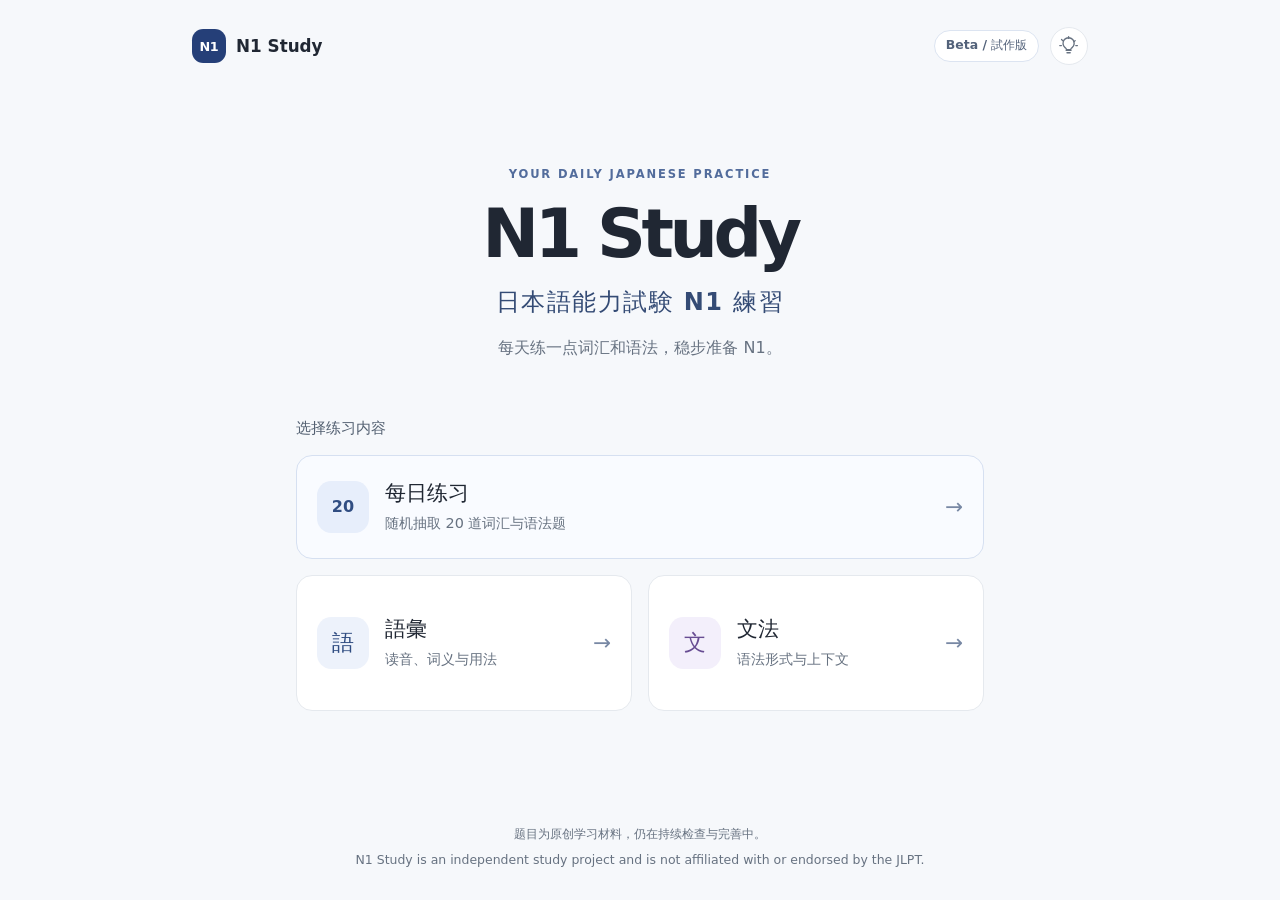
<file: index.html>
<!doctype html>
<html lang="zh-CN">
  <head>
    <meta charset="UTF-8" />
    <meta name="viewport" content="width=device-width, initial-scale=1.0" />
    <meta name="theme-color" content="#f7f8fa" />
    <meta
      name="description"
      content="N1 Study：面向 JLPT N1 学习者的日语词汇与语法练习。"
    />
    <title>N1 Study — 日本語能力試験 N1 練習</title>
    <link rel="stylesheet" href="./css/styles.css" />
  </head>
  <body>
    <main class="home">
      <header class="brand-row" aria-label="N1 Study">
        <a class="brand" href="./" aria-label="N1 Study 首页">
          <span class="brand-mark" aria-hidden="true">N1</span>
          <span>N1 Study</span>
        </a>
        <div class="header-actions">
          <span class="beta-badge">Beta / 試作版</span>
          <button class="theme-toggle" type="button" data-theme-toggle aria-label="切换到暗色模式" title="切换到暗色模式" aria-pressed="false">
            <svg class="theme-icon" viewBox="0 0 24 24" aria-hidden="true">
              <path class="bulb-glass" d="M9 18h6m-5 3h4m-6.1-6.2a7 7 0 1 1 8.2 0c-.9.7-1.3 1.5-1.4 2.2h-5.4c-.1-.7-.5-1.5-1.4-2.2Z" />
              <path class="bulb-ray" d="M12 1v2m8.2 2.8-1.4 1.4M23 12h-2M4.6 5.8 3.2 4.4M3 12H1" />
            </svg>
          </button>
        </div>
      </header>

      <section class="hero" aria-labelledby="page-title">
        <p class="eyebrow">YOUR DAILY JAPANESE PRACTICE</p>
        <h1 id="page-title">N1 Study</h1>
        <p class="hero-subtitle" lang="ja">日本語能力試験 N1 練習</p>
        <p class="hero-description">
          每天练一点词汇和语法，稳步准备 N1。
        </p>
      </section>

      <section class="practice-section" aria-labelledby="practice-title">
        <h2 id="practice-title">选择练习内容</h2>
        <div class="practice-grid">
          <a class="practice-card daily-card" href="./daily/" aria-label="每日练习：20 道词汇与语法题">
            <span class="card-icon" aria-hidden="true">20</span>
            <span class="card-copy">
              <span class="card-title">每日练习</span>
              <span class="card-description">随机抽取 20 道词汇与语法题</span>
            </span>
            <span class="card-arrow" aria-hidden="true">→</span>
          </a>

          <a class="practice-card vocabulary-card" href="./vocabulary/" aria-label="词汇练习">
            <span class="card-icon" aria-hidden="true">語</span>
            <span class="card-copy">
              <span class="card-title" lang="ja">語彙</span>
              <span class="card-description">读音、词义与用法</span>
            </span>
            <span class="card-arrow" aria-hidden="true">→</span>
          </a>

          <a class="practice-card grammar-card" href="./grammar/" aria-label="语法练习">
            <span class="card-icon" aria-hidden="true">文</span>
            <span class="card-copy">
              <span class="card-title" lang="ja">文法</span>
              <span class="card-description">语法形式与上下文</span>
            </span>
            <span class="card-arrow" aria-hidden="true">→</span>
          </a>
        </div>
      </section>

      <footer class="site-footer">
        <p>题目为原创学习材料，仍在持续检查与完善中。</p>
        <p class="disclaimer">
          N1 Study is an independent study project and is not affiliated with
          or endorsed by the JLPT.
        </p>
      </footer>
    </main>
    <script src="./js/app.js" defer></script>
  </body>
</html>
</file>
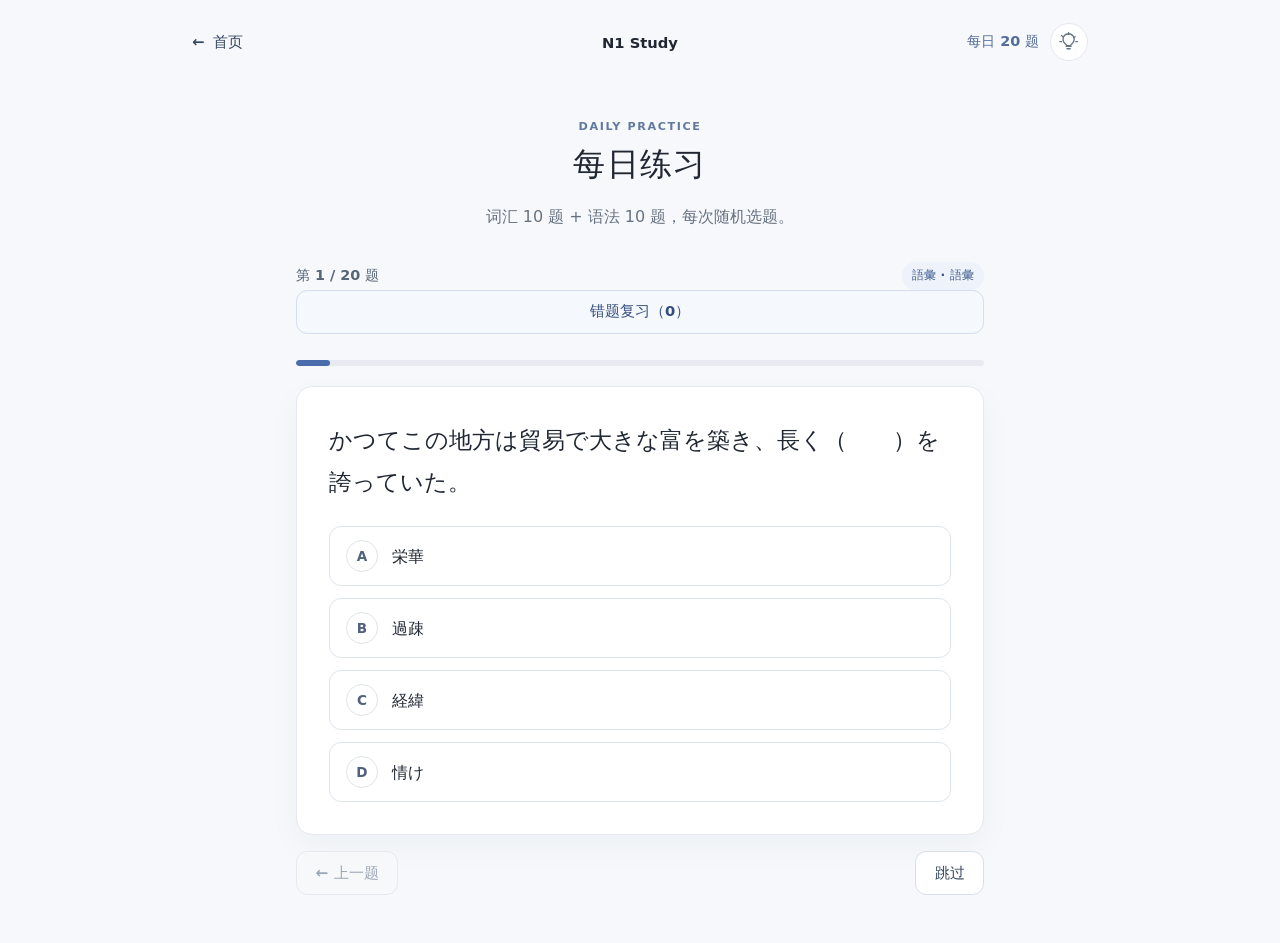
<file: daily/index.html>
<!doctype html>
<html lang="zh-CN">
  <head>
    <meta charset="UTF-8" />
    <meta name="viewport" content="width=device-width, initial-scale=1.0" />
    <meta name="theme-color" content="#f6f8fb" />
    <meta name="description" content="每天随机练习 20 道 JLPT N1 词汇与语法题。" />
    <title>每日练习 — N1 Study</title>
    <link rel="stylesheet" href="../css/styles.css" />
  </head>
  <body data-quiz-kind="daily">
    <main class="quiz-page">
      <header class="quiz-header">
        <a class="back-link" href="../" aria-label="返回首页"><span aria-hidden="true">←</span> 首页</a>
        <a class="quiz-brand" href="../">N1 Study</a>
        <div class="quiz-header-actions">
          <span class="quiz-section-label">每日 20 题</span>
          <button class="theme-toggle" type="button" data-theme-toggle aria-label="切换到暗色模式" title="切换到暗色模式" aria-pressed="false">
            <svg class="theme-icon" viewBox="0 0 24 24" aria-hidden="true">
              <path class="bulb-glass" d="M9 18h6m-5 3h4m-6.1-6.2a7 7 0 1 1 8.2 0c-.9.7-1.3 1.5-1.4 2.2h-5.4c-.1-.7-.5-1.5-1.4-2.2Z" />
              <path class="bulb-ray" d="M12 1v2m8.2 2.8-1.4 1.4M23 12h-2M4.6 5.8 3.2 4.4M3 12H1" />
            </svg>
          </button>
        </div>
      </header>

      <section class="quiz-content" aria-labelledby="quiz-title">
        <div class="quiz-heading">
          <p class="quiz-kicker">DAILY PRACTICE</p>
          <h1 id="quiz-title">每日练习</h1>
          <p class="hero-description">词汇 10 题 + 语法 10 题，每次随机选题。</p>
        </div>
        <div id="quiz-status" class="quiz-status" role="status" aria-live="polite">正在准备今日练习…</div>

        <div id="question-area" class="question-area" hidden>
          <div class="question-meta">
            <span id="question-count">第 1 / 20 题</span>
            <span id="question-category" class="category-badge"></span>
          </div>
          <button id="review-mistakes" class="review-button" type="button">错题复习</button>
          <div class="progress-track" aria-hidden="true"><div id="progress-fill" class="progress-fill"></div></div>
          <article class="question-card">
            <p id="question-prompt" class="question-prompt" lang="ja"></p>
            <div id="answer-options" class="answer-options" role="group" aria-label="选择一个答案"></div>
          </article>
          <div class="question-nav">
            <button id="previous-question" class="secondary-button" type="button"><span aria-hidden="true">←</span> 上一题</button>
            <button id="skip-question" class="secondary-button skip-button" type="button" title="跳过本题，计为答错">跳过</button>
          </div>
          <section id="answer-feedback" class="feedback-panel" aria-live="polite" hidden>
            <h2 id="feedback-result" class="feedback-result"></h2>
            <div class="feedback-block"><h3>解析</h3><p id="feedback-explanation"></p></div>
            <div class="feedback-block"><h3>选项说明</h3><ul id="feedback-options" class="feedback-options"></ul></div>
            <div class="knowledge-box"><h3>相关知识点</h3><p id="feedback-knowledge"></p></div>
            <button id="next-question" class="next-button" type="button">下一题</button>
          </section>
        </div>

        <section id="results-screen" class="results-screen" aria-labelledby="results-title" hidden>
          <p class="quiz-kicker">PRACTICE COMPLETE</p>
          <h2 id="results-title">练习完成！</h2>
          <p class="results-message">本轮答题结果</p>
          <dl class="results-list">
            <div class="result-row"><dt>总题数</dt><dd id="result-total">0</dd></div>
            <div class="result-row"><dt>正确数量</dt><dd id="result-correct">0</dd></div>
            <div class="result-row"><dt>错误数量</dt><dd id="result-incorrect">0</dd></div>
            <div class="result-row result-rate-row"><dt>正确率</dt><dd id="result-rate">0%</dd></div>
          </dl>
          <button id="restart-practice" class="next-button" type="button">再抽一组题目</button>
          <button id="review-results-mistakes" class="review-button" type="button" hidden>再练本轮错题</button>
        </section>
      </section>
    </main>
    <script src="../js/app.js" defer></script>
    <script src="../vocabulary/quiz.js" defer></script>
  </body>
</html>
</file>
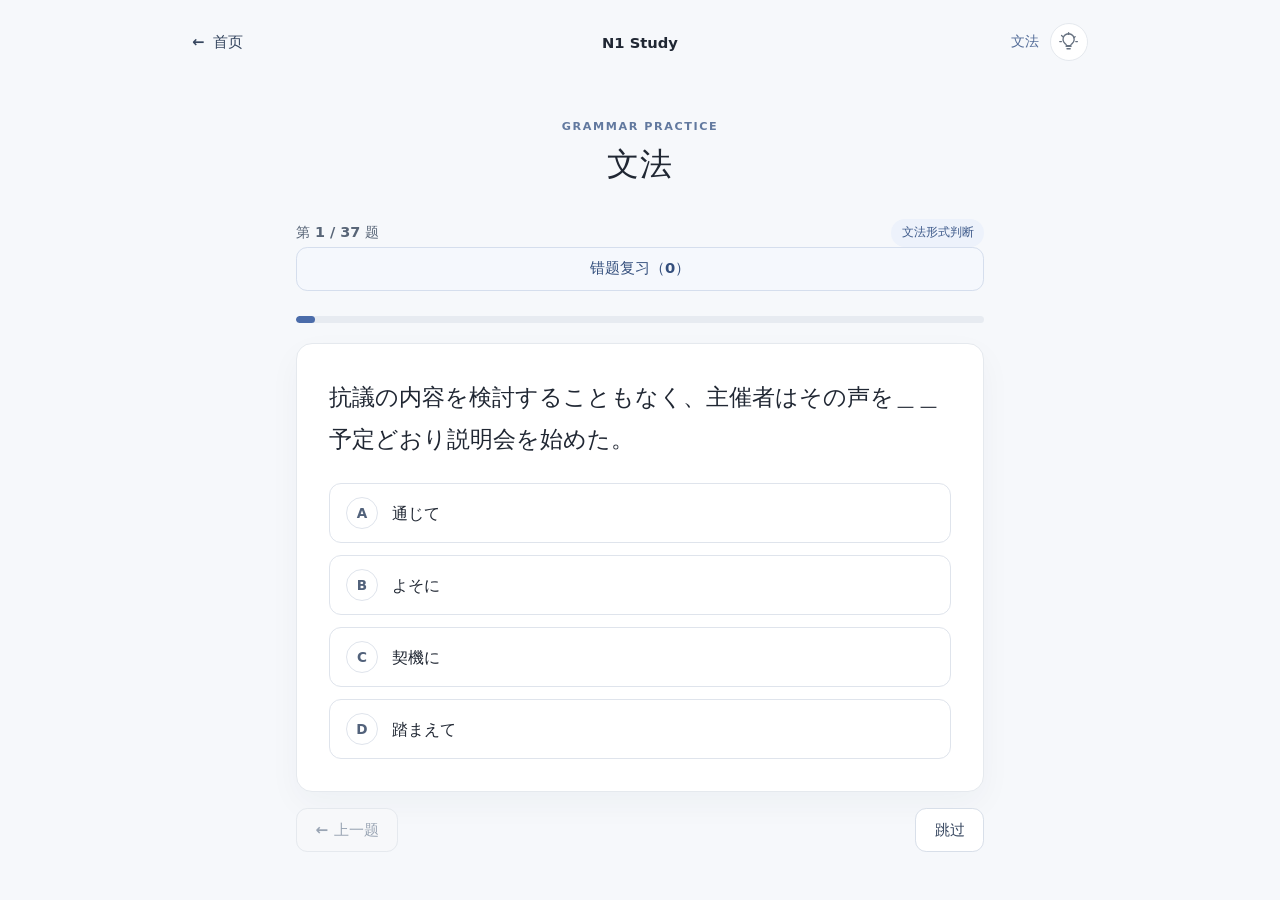
<file: grammar/index.html>
<!doctype html>
<html lang="zh-CN">
  <head>
    <meta charset="UTF-8" />
    <meta name="viewport" content="width=device-width, initial-scale=1.0" />
    <meta name="theme-color" content="#f6f8fb" />
    <title>文法練習 — N1 Study</title>
    <link rel="stylesheet" href="../css/styles.css" />
  </head>
  <body data-quiz-kind="grammar" data-quiz-data="../data/grammar.json">
    <main class="quiz-page">
      <header class="quiz-header">
        <a class="back-link" href="../" aria-label="返回首页">
          <span aria-hidden="true">←</span> 首页
        </a>
        <a class="quiz-brand" href="../">N1 Study</a>
        <div class="quiz-header-actions">
          <span class="quiz-section-label" lang="ja">文法</span>
          <button class="theme-toggle" type="button" data-theme-toggle aria-label="切换到暗色模式" title="切换到暗色模式" aria-pressed="false">
            <svg class="theme-icon" viewBox="0 0 24 24" aria-hidden="true">
              <path class="bulb-glass" d="M9 18h6m-5 3h4m-6.1-6.2a7 7 0 1 1 8.2 0c-.9.7-1.3 1.5-1.4 2.2h-5.4c-.1-.7-.5-1.5-1.4-2.2Z" />
              <path class="bulb-ray" d="M12 1v2m8.2 2.8-1.4 1.4M23 12h-2M4.6 5.8 3.2 4.4M3 12H1" />
            </svg>
          </button>
        </div>
      </header>

      <section class="quiz-content" aria-labelledby="quiz-title">
        <div class="quiz-heading">
          <p class="quiz-kicker" lang="ja">GRAMMAR PRACTICE</p>
          <h1 id="quiz-title" lang="ja">文法</h1>
        </div>

        <div id="quiz-status" class="quiz-status" role="status" aria-live="polite">
          正在读取语法题库…
        </div>

        <div id="question-area" class="question-area" hidden>
          <div class="question-meta">
            <span id="question-count">第 1 / 0 题</span>
            <span id="question-category" class="category-badge"></span>
          </div>
          <button id="review-mistakes" class="review-button" type="button">错题复习</button>
          <div class="progress-track" aria-hidden="true">
            <div id="progress-fill" class="progress-fill"></div>
          </div>
          <article class="question-card">
            <p id="question-prompt" class="question-prompt" lang="ja"></p>
            <div id="answer-options" class="answer-options" role="group" aria-label="选择一个答案"></div>
          </article>
          <div class="question-nav">
            <button id="previous-question" class="secondary-button" type="button">
              <span aria-hidden="true">←</span> 上一题
            </button>
            <button
              id="skip-question"
              class="secondary-button skip-button"
              type="button"
              title="跳过本题，计为答错"
            >
              跳过
            </button>
          </div>
          <section id="answer-feedback" class="feedback-panel" aria-live="polite" hidden>
            <h2 id="feedback-result" class="feedback-result"></h2>
            <div class="feedback-block">
              <h3>解析</h3>
              <p id="feedback-explanation"></p>
            </div>
            <div class="feedback-block">
              <h3>选项说明</h3>
              <ul id="feedback-options" class="feedback-options"></ul>
            </div>
            <div class="knowledge-box">
              <h3>相关知识点</h3>
              <p id="feedback-knowledge"></p>
            </div>
            <button id="next-question" class="next-button" type="button">下一题</button>
          </section>
        </div>

        <section id="results-screen" class="results-screen" aria-labelledby="results-title" hidden>
          <p class="quiz-kicker">PRACTICE COMPLETE</p>
          <h2 id="results-title">练习完成！</h2>
          <p class="results-message">本轮答题结果</p>
          <dl class="results-list">
            <div class="result-row">
              <dt>总题数</dt>
              <dd id="result-total">0</dd>
            </div>
            <div class="result-row">
              <dt>正确数量</dt>
              <dd id="result-correct">0</dd>
            </div>
            <div class="result-row">
              <dt>错误数量</dt>
              <dd id="result-incorrect">0</dd>
            </div>
            <div class="result-row result-rate-row">
              <dt>正确率</dt>
              <dd id="result-rate">0%</dd>
            </div>
          </dl>
          <button id="restart-practice" class="next-button" type="button">もう一度挑戦する</button>
          <button id="review-results-mistakes" class="review-button" type="button" hidden>再练本轮错题</button>
        </section>
      </section>
    </main>
    <script src="../js/app.js" defer></script>
    <script src="../vocabulary/quiz.js" defer></script>
  </body>
</html>
</file>
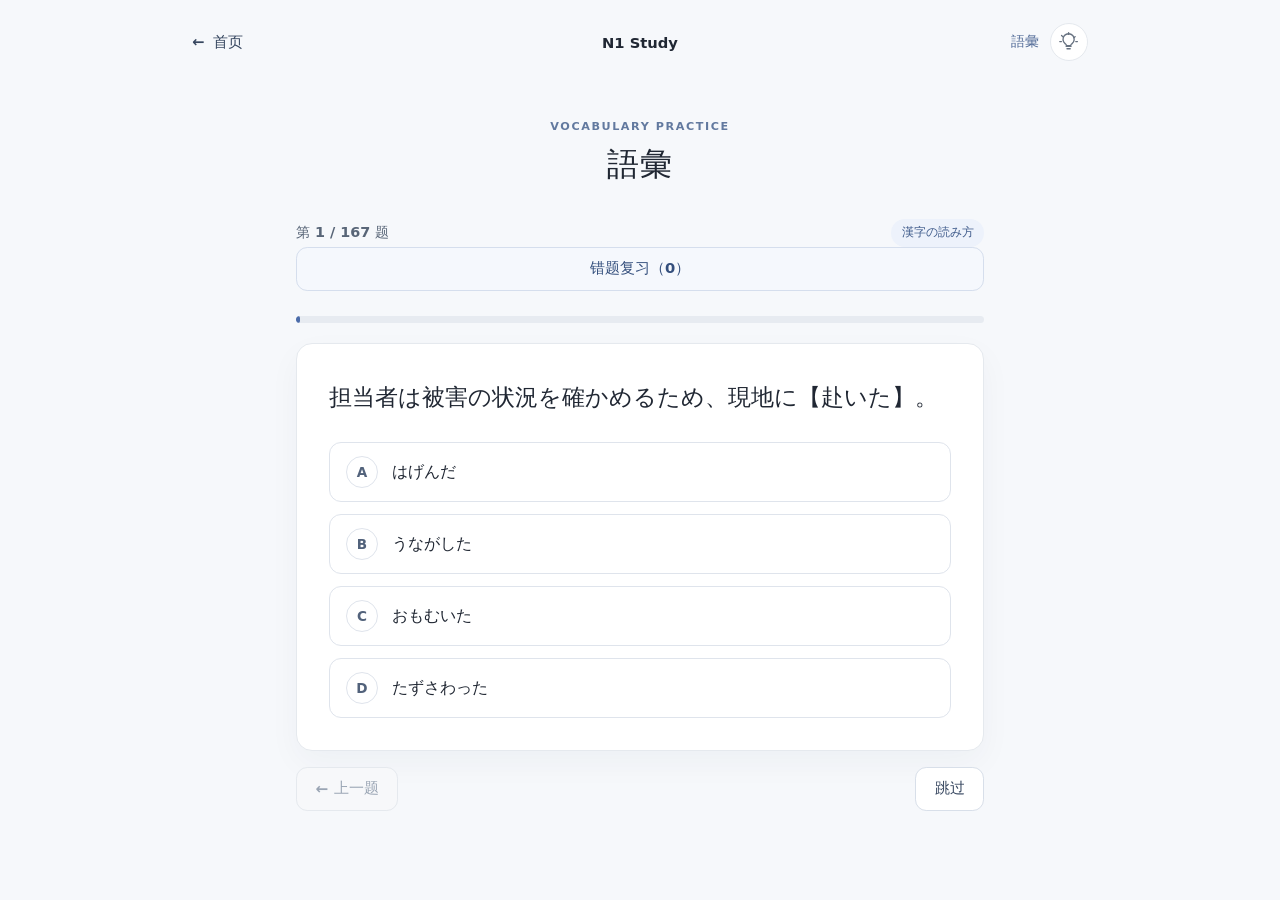
<file: vocabulary/index.html>
<!doctype html>
<html lang="zh-CN">
  <head>
    <meta charset="UTF-8" />
    <meta name="viewport" content="width=device-width, initial-scale=1.0" />
    <meta name="theme-color" content="#f6f8fb" />
    <title>語彙練習 — N1 Study</title>
    <link rel="stylesheet" href="../css/styles.css" />
  </head>
  <body data-quiz-kind="vocabulary" data-quiz-data="../data/vocabulary.json">
    <main class="quiz-page">
      <header class="quiz-header">
        <a class="back-link" href="../" aria-label="返回首页">
          <span aria-hidden="true">←</span> 首页
        </a>
        <a class="quiz-brand" href="../">N1 Study</a>
        <div class="quiz-header-actions">
          <span class="quiz-section-label" lang="ja">語彙</span>
          <button class="theme-toggle" type="button" data-theme-toggle aria-label="切换到暗色模式" title="切换到暗色模式" aria-pressed="false">
            <svg class="theme-icon" viewBox="0 0 24 24" aria-hidden="true">
              <path class="bulb-glass" d="M9 18h6m-5 3h4m-6.1-6.2a7 7 0 1 1 8.2 0c-.9.7-1.3 1.5-1.4 2.2h-5.4c-.1-.7-.5-1.5-1.4-2.2Z" />
              <path class="bulb-ray" d="M12 1v2m8.2 2.8-1.4 1.4M23 12h-2M4.6 5.8 3.2 4.4M3 12H1" />
            </svg>
          </button>
        </div>
      </header>

      <section class="quiz-content" aria-labelledby="quiz-title">
        <div class="quiz-heading">
          <p class="quiz-kicker" lang="ja">VOCABULARY PRACTICE</p>
          <h1 id="quiz-title" lang="ja">語彙</h1>
        </div>

        <div id="quiz-status" class="quiz-status" role="status" aria-live="polite">
          正在读取词汇题库…
        </div>

        <div id="question-area" class="question-area" hidden>
          <div class="question-meta">
            <span id="question-count">第 1 / 0 题</span>
            <span id="question-category" class="category-badge"></span>
          </div>
          <button id="review-mistakes" class="review-button" type="button">错题复习</button>
          <div class="progress-track" aria-hidden="true">
            <div id="progress-fill" class="progress-fill"></div>
          </div>
          <article class="question-card">
            <p id="question-prompt" class="question-prompt" lang="ja"></p>
            <div id="answer-options" class="answer-options" role="group" aria-label="选择一个答案"></div>
          </article>
          <div class="question-nav">
            <button id="previous-question" class="secondary-button" type="button">
              <span aria-hidden="true">←</span> 上一题
            </button>
            <button
              id="skip-question"
              class="secondary-button skip-button"
              type="button"
              title="跳过本题，计为答错"
            >
              跳过
            </button>
          </div>
          <section id="answer-feedback" class="feedback-panel" aria-live="polite" hidden>
            <h2 id="feedback-result" class="feedback-result"></h2>
            <div class="feedback-block">
              <h3>解析</h3>
              <p id="feedback-explanation"></p>
            </div>
            <div class="feedback-block">
              <h3>选项说明</h3>
              <ul id="feedback-options" class="feedback-options"></ul>
            </div>
            <div class="knowledge-box">
              <h3>相关知识点</h3>
              <p id="feedback-knowledge"></p>
            </div>
            <button id="next-question" class="next-button" type="button">下一题</button>
          </section>
        </div>

        <section id="results-screen" class="results-screen" aria-labelledby="results-title" hidden>
          <p class="quiz-kicker">PRACTICE COMPLETE</p>
          <h2 id="results-title">练习完成！</h2>
          <p class="results-message">本轮答题结果</p>
          <dl class="results-list">
            <div class="result-row">
              <dt>总题数</dt>
              <dd id="result-total">0</dd>
            </div>
            <div class="result-row">
              <dt>正确数量</dt>
              <dd id="result-correct">0</dd>
            </div>
            <div class="result-row">
              <dt>错误数量</dt>
              <dd id="result-incorrect">0</dd>
            </div>
            <div class="result-row result-rate-row">
              <dt>正确率</dt>
              <dd id="result-rate">0%</dd>
            </div>
          </dl>
          <button id="restart-practice" class="next-button" type="button">もう一度挑戦する</button>
          <button id="review-results-mistakes" class="review-button" type="button" hidden>再练本轮错题</button>
        </section>
      </section>
    </main>
    <script src="../js/app.js" defer></script>
    <script src="./quiz.js" defer></script>
  </body>
</html>
</file>
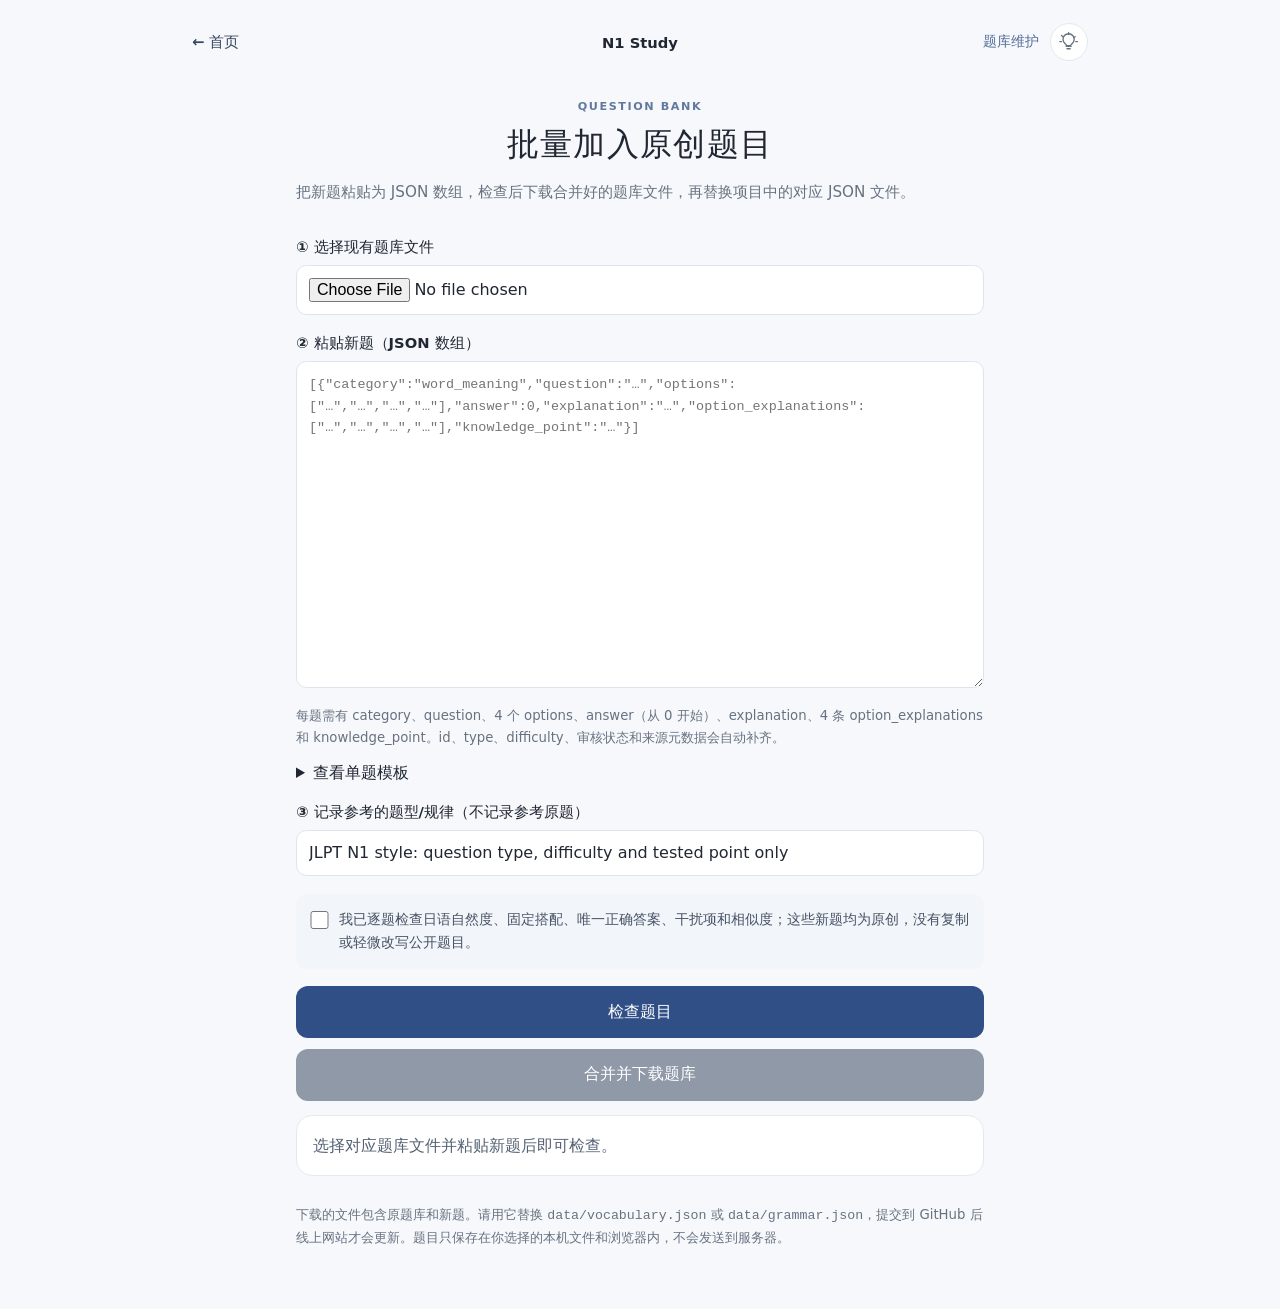
<file: tools/question-import.html>
<!doctype html>
<html lang="zh-CN">
  <head>
    <meta charset="UTF-8" />
    <meta name="viewport" content="width=device-width, initial-scale=1.0" />
    <meta name="theme-color" content="#f6f8fb" />
    <meta name="robots" content="noindex, nofollow" />
    <title>批量加入题目 — N1 Study</title>
    <link rel="stylesheet" href="../css/styles.css" />
  </head>
  <body>
    <main class="quiz-page">
      <header class="quiz-header">
        <a class="back-link" href="../">← 首页</a>
        <a class="quiz-brand" href="../">N1 Study</a>
        <div class="quiz-header-actions">
          <span class="quiz-section-label">题库维护</span>
          <button class="theme-toggle" type="button" data-theme-toggle aria-label="切换到暗色模式" title="切换到暗色模式" aria-pressed="false">
            <svg class="theme-icon" viewBox="0 0 24 24" aria-hidden="true">
              <path class="bulb-glass" d="M9 18h6m-5 3h4m-6.1-6.2a7 7 0 1 1 8.2 0c-.9.7-1.3 1.5-1.4 2.2h-5.4c-.1-.7-.5-1.5-1.4-2.2Z" />
              <path class="bulb-ray" d="M12 1v2m8.2 2.8-1.4 1.4M23 12h-2M4.6 5.8 3.2 4.4M3 12H1" />
            </svg>
          </button>
        </div>
      </header>
      <section class="quiz-content importer" aria-labelledby="import-title">
        <div class="quiz-heading">
          <p class="quiz-kicker">QUESTION BANK</p>
          <h1 id="import-title">批量加入原创题目</h1>
          <p class="import-intro">把新题粘贴为 JSON 数组，检查后下载合并好的题库文件，再替换项目中的对应 JSON 文件。</p>
        </div>

        <label class="import-label" for="bank-file">① 选择现有题库文件</label>
        <input id="bank-file" class="file-input" type="file" accept=".json,application/json" />
        <label class="import-label" for="question-json">② 粘贴新题（JSON 数组）</label>
        <textarea id="question-json" class="import-textarea" rows="14" spellcheck="false" placeholder='[{"category":"word_meaning","question":"…","options":["…","…","…","…"],"answer":0,"explanation":"…","option_explanations":["…","…","…","…"],"knowledge_point":"…"}]'></textarea>
        <p class="import-hint">每题需有 category、question、4 个 options、answer（从 0 开始）、explanation、4 条 option_explanations 和 knowledge_point。id、type、difficulty、审核状态和来源元数据会自动补齐。</p>
        <details class="import-template">
          <summary>查看单题模板</summary>
          <pre>[{
  "category": "word_usage",
  "question": "注意を受けた彼は、相手を一瞬（　　）ものの、すぐに目をそらした。",
  "options": ["にらんだ", "眺めた", "見送った", "見渡した"],
  "answer": 0,
  "explanation": "「目をそらした」与前面的动作形成转折，短暂地带着不满瞪视对方，符合「にらむ」的用法。",
  "option_explanations": ["正确。「相手をにらむ」表示带着敌意或不满瞪视对方。", "表示观赏或注视，不含敌意。", "表示目送离开的人或事物。", "表示环顾周围。"],
  "knowledge_point": "にらむ：带有敌意或警戒地盯着。"
}]</pre>
        </details>

        <label class="import-label" for="source-reference">③ 记录参考的题型/规律（不记录参考原题）</label>
        <input id="source-reference" class="import-text-input" type="text" value="JLPT N1 style: question type, difficulty and tested point only" maxlength="160" />
        <label class="review-confirm"><input id="human-reviewed" type="checkbox" /> 我已逐题检查日语自然度、固定搭配、唯一正确答案、干扰项和相似度；这些新题均为原创，没有复制或轻微改写公开题目。</label>
        <div class="import-actions">
          <button id="validate-import" class="next-button" type="button">检查题目</button>
          <button id="download-import" class="next-button" type="button" disabled>合并并下载题库</button>
        </div>
        <div id="import-status" class="quiz-status import-status" role="status" aria-live="polite">选择对应题库文件并粘贴新题后即可检查。</div>
        <ol id="import-preview" class="import-preview" aria-live="polite"></ol>
        <p class="import-hint">下载的文件包含原题库和新题。请用它替换 <code>data/vocabulary.json</code> 或 <code>data/grammar.json</code>，提交到 GitHub 后线上网站才会更新。题目只保存在你选择的本机文件和浏览器内，不会发送到服务器。</p>
      </section>
    </main>
    <script src="../js/app.js" defer></script>
    <script src="./question-import.js" defer></script>
  </body>
</html>
</file>
<file: css/styles.css>
:root {
  color-scheme: light;
  font-synthesis: none;
  text-rendering: optimizeLegibility;
  -webkit-font-smoothing: antialiased;
  -moz-osx-font-smoothing: grayscale;
  --ink: #202733;
  --muted: #677281;
  --line: #e5e9ee;
  --page-background: #f6f8fb;
  --surface: #fff;
  --surface-muted: #f2f5fa;
  --text-secondary: #465263;
}

/* 首页及后续练习页面的基础外观。 */
* {
  box-sizing: border-box;
}

body {
  margin: 0;
  min-height: 100vh;
  background: var(--page-background);
  color: var(--ink);
  font-family: Inter, ui-sans-serif, system-ui, -apple-system, BlinkMacSystemFont,
    "Segoe UI", sans-serif;
}

.home {
  display: flex;
  flex-direction: column;
  width: min(100%, 60rem);
  min-height: 100vh;
  margin: 0 auto;
  padding: 1.5rem 2rem 1.25rem;
}

.brand-row {
  display: flex;
  align-items: center;
  justify-content: space-between;
  min-height: 2.75rem;
}

.header-actions,
.quiz-header-actions {
  display: flex;
  align-items: center;
  justify-self: end;
  gap: 0.65rem;
}

.theme-toggle {
  display: grid;
  width: 2.4rem;
  height: 2.4rem;
  flex: 0 0 auto;
  place-items: center;
  padding: 0;
  border: 1px solid var(--line);
  border-radius: 50%;
  background: var(--surface);
  color: var(--muted);
  cursor: pointer;
  transition: background-color 150ms ease, border-color 150ms ease, color 150ms ease;
}

.theme-toggle:hover {
  border-color: #aebed8;
  background: var(--surface-muted);
  color: var(--ink);
}

.theme-toggle:focus-visible {
  outline: 3px solid #6284c0;
  outline-offset: 3px;
}

.theme-icon {
  width: 1.2rem;
  height: 1.2rem;
  overflow: visible;
  fill: none;
  stroke: currentColor;
  stroke-linecap: round;
  stroke-linejoin: round;
  stroke-width: 1.7;
}

.theme-toggle[aria-pressed="true"] .bulb-glass {
  fill: #f4cc64;
  stroke: #f4cc64;
}

.theme-toggle[aria-pressed="true"] .bulb-ray {
  stroke: #f4cc64;
}

.brand {
  display: inline-flex;
  align-items: center;
  gap: 0.65rem;
  color: var(--ink);
  font-size: 1.05rem;
  font-weight: 750;
  text-decoration: none;
}

.brand-mark {
  display: grid;
  width: 2.1rem;
  height: 2.1rem;
  place-items: center;
  border-radius: 0.7rem;
  background: #253f78;
  color: #fff;
  font-size: 0.8rem;
  letter-spacing: -0.04em;
}

.beta-badge {
  padding: 0.38rem 0.68rem;
  border: 1px solid #dce4f1;
  border-radius: 999px;
  background: #fff;
  color: #53627a;
  font-size: 0.78rem;
  font-weight: 650;
}

.hero {
  padding: clamp(4.25rem, 11vh, 7.5rem) 0 3.5rem;
  text-align: center;
}

.eyebrow {
  margin: 0 0 1rem;
  color: #526c9c;
  font-size: 0.72rem;
  font-weight: 750;
  letter-spacing: 0.16em;
}

.hero h1 {
  margin: 0;
  font-size: clamp(2.7rem, 7vw, 4.25rem);
  font-weight: 780;
  letter-spacing: -0.065em;
  line-height: 1.08;
}

.hero-subtitle {
  margin: 1rem 0 0;
  color: #344b75;
  font-size: clamp(1.15rem, 3vw, 1.5rem);
  font-weight: 650;
  letter-spacing: 0.06em;
}

.hero-description {
  margin: 1rem 0 0;
  color: var(--muted);
  font-size: 1rem;
  line-height: 1.7;
}

.practice-section {
  width: min(100%, 43rem);
  margin: 0 auto;
}

.practice-section h2 {
  margin: 0 0 1rem;
  color: #536071;
  font-size: 0.95rem;
  font-weight: 650;
}

.practice-grid {
  display: grid;
  grid-template-columns: repeat(2, minmax(0, 1fr));
  gap: 1rem;
}

.practice-card {
  display: flex;
  min-height: 8.5rem;
  align-items: center;
  gap: 1rem;
  padding: 1.25rem;
  border: 1px solid var(--line);
  border-radius: 1rem;
  background: #fff;
  color: inherit;
  text-decoration: none;
  transition: border-color 150ms ease, box-shadow 150ms ease,
    transform 150ms ease;
}

.daily-card {
  grid-column: 1 / -1;
  min-height: 6.5rem;
  border-color: #d6e0f1;
  background: #f9fbff;
}

.daily-card .card-icon {
  background: #e7eefb;
  color: #304d82;
  font-size: 1rem;
}

.practice-card:hover {
  transform: translateY(-2px);
  border-color: #c7d3e7;
  box-shadow: 0 0.6rem 1.5rem rgb(32 50 82 / 8%);
}

.practice-card:focus-visible,
.brand:focus-visible {
  outline: 3px solid #6284c0;
  outline-offset: 4px;
}

.card-icon {
  display: grid;
  width: 3.25rem;
  height: 3.25rem;
  flex: 0 0 auto;
  place-items: center;
  border-radius: 0.9rem;
  background: #edf2fb;
  color: #304d82;
  font-size: 1.35rem;
  font-weight: 700;
}

.grammar-card .card-icon {
  background: #f3effb;
  color: #674c92;
}

.card-copy {
  display: grid;
  min-width: 0;
  gap: 0.4rem;
}

.card-title {
  font-size: 1.3rem;
  font-weight: 750;
}

.card-description {
  color: var(--muted);
  font-size: 0.9rem;
  line-height: 1.5;
}

.card-arrow {
  margin-left: auto;
  color: #7888a4;
  font-size: 1.35rem;
}

.site-footer {
  margin-top: auto;
  padding: 4rem 0 0.25rem;
  color: var(--muted);
  font-size: 0.78rem;
  line-height: 1.65;
  text-align: center;
}

.site-footer p {
  margin: 0.35rem 0;
}

.disclaimer {
  max-width: 38rem;
  margin-right: auto !important;
  margin-left: auto !important;
}

/* 词汇练习页面 */
.quiz-page {
  width: min(100%, 60rem);
  min-height: 100vh;
  margin: 0 auto;
  padding: 1.25rem 2rem 3rem;
}

.quiz-header {
  display: grid;
  min-height: 2.75rem;
  grid-template-columns: 1fr auto 1fr;
  align-items: center;
}

.back-link,
.quiz-brand {
  color: #36465f;
  font-size: 0.92rem;
  font-weight: 650;
  text-decoration: none;
}

.back-link span {
  margin-right: 0.25rem;
}

.back-link:focus-visible,
.quiz-brand:focus-visible,
.answer-option:focus-visible,
.next-button:focus-visible {
  outline: 3px solid #6284c0;
  outline-offset: 3px;
}

.quiz-brand {
  justify-self: center;
  color: var(--ink);
  font-weight: 750;
}

.quiz-section-label {
  justify-self: end;
  color: #536c98;
  font-size: 0.9rem;
  font-weight: 700;
}

.quiz-header-actions .quiz-section-label {
  justify-self: auto;
}

.quiz-content {
  width: min(100%, 43rem);
  margin: 3.5rem auto 0;
}

.quiz-heading {
  margin-bottom: 2rem;
  text-align: center;
}

.quiz-kicker {
  margin: 0 0 0.6rem;
  color: #62799f;
  font-size: 0.7rem;
  font-weight: 750;
  letter-spacing: 0.14em;
}

.quiz-heading h1 {
  margin: 0;
  font-size: 2rem;
  letter-spacing: 0.04em;
}

.quiz-status {
  padding: 2rem 1.25rem;
  border: 1px solid var(--line);
  border-radius: 1rem;
  background: #fff;
  color: #566273;
  line-height: 1.7;
  text-align: center;
}

.question-meta {
  display: flex;
  align-items: center;
  justify-content: space-between;
  gap: 0.75rem;
  color: #586577;
  font-size: 0.9rem;
  font-weight: 650;
}

.category-badge {
  padding: 0.35rem 0.65rem;
  border-radius: 999px;
  background: #edf2fb;
  color: #3f5b8b;
  font-size: 0.78rem;
}

.progress-track {
  height: 0.4rem;
  margin: 0.85rem 0 1.25rem;
  overflow: hidden;
  border-radius: 999px;
  background: #e7ebf1;
}

.progress-fill {
  width: 0;
  height: 100%;
  border-radius: inherit;
  background: #4b6caa;
  transition: width 180ms ease;
}

.question-card {
  padding: clamp(1.25rem, 5vw, 2rem);
  border: 1px solid var(--line);
  border-radius: 1rem;
  background: #fff;
  box-shadow: 0 0.75rem 2rem rgb(32 50 82 / 4%);
}

.question-prompt {
  margin: 0 0 1.5rem;
  font-size: clamp(1.15rem, 3.5vw, 1.45rem);
  font-weight: 650;
  line-height: 1.8;
  overflow-wrap: anywhere;
}

.answer-options {
  display: grid;
  gap: 0.75rem;
}

.answer-option {
  display: flex;
  width: 100%;
  min-height: 3.75rem;
  align-items: center;
  gap: 0.85rem;
  padding: 0.75rem 1rem;
  border: 1px solid #dfe4ec;
  border-radius: 0.75rem;
  background: #fff;
  color: var(--ink);
  cursor: pointer;
  font: inherit;
  text-align: left;
  transition: border-color 140ms ease, background-color 140ms ease;
}

.answer-option:hover {
  border-color: #9cafd0;
  background: #f9fbff;
}

.answer-option.is-selected {
  border-color: #4269aa;
  background: #f0f5ff;
}

.answer-option.is-correct {
  border-color: #26815c;
  background: #edf8f2;
}

.answer-option.is-incorrect {
  border-color: #b64c4c;
  background: #fff2f1;
}

.answer-option:disabled {
  cursor: default;
}

.answer-option:disabled:hover {
  border-color: #dfe4ec;
  background: #fff;
}

.answer-option.is-correct:disabled:hover {
  border-color: #26815c;
  background: #edf8f2;
}

.answer-option.is-incorrect:disabled:hover {
  border-color: #b64c4c;
  background: #fff2f1;
}

.option-letter {
  display: grid;
  width: 2rem;
  height: 2rem;
  flex: 0 0 auto;
  place-items: center;
  border: 1px solid #dfe4ec;
  border-radius: 50%;
  color: #52627b;
  font-size: 0.85rem;
  font-weight: 700;
}

.is-selected .option-letter {
  border-color: #4269aa;
  background: #4269aa;
  color: #fff;
}

.is-correct .option-letter {
  border-color: #26815c;
  background: #26815c;
  color: #fff;
}

.is-incorrect .option-letter {
  border-color: #b64c4c;
  background: #b64c4c;
  color: #fff;
}

.option-text {
  font-size: 1rem;
  line-height: 1.6;
  overflow-wrap: anywhere;
}

.option-status {
  margin-left: auto;
  color: #236447;
  font-size: 0.82rem;
  font-weight: 700;
  white-space: nowrap;
}

.is-incorrect .option-status {
  color: #963d3d;
}

.feedback-panel {
  display: grid;
  gap: 1rem;
  margin-top: 1rem;
  padding: clamp(1.1rem, 4vw, 1.5rem);
  border: 1px solid var(--line);
  border-radius: 1rem;
  background: #fff;
}

.feedback-panel[hidden] {
  display: none;
}

.feedback-result {
  margin: 0;
  font-size: 1.15rem;
  line-height: 1.5;
}

.is-correct-text {
  color: #236447;
}

.is-incorrect-text {
  color: #963d3d;
}

.feedback-block h3,
.knowledge-box h3 {
  margin: 0 0 0.45rem;
  font-size: 0.95rem;
}

.feedback-block p,
.knowledge-box p {
  margin: 0;
  color: #465263;
  font-size: 0.95rem;
  line-height: 1.75;
  overflow-wrap: anywhere;
}

.feedback-options {
  display: grid;
  gap: 0.5rem;
  margin: 0;
  padding-left: 1.35rem;
  color: #465263;
  font-size: 0.92rem;
  line-height: 1.7;
}

.feedback-options li {
  padding-left: 0.15rem;
}

.feedback-options .correct-explanation {
  color: #236447;
  font-weight: 650;
}

.knowledge-box {
  padding: 0.9rem 1rem;
  border-radius: 0.7rem;
  background: #f2f5fa;
}

.next-button {
  width: 100%;
  min-height: 3.25rem;
  border: 0;
  border-radius: 0.75rem;
  background: #304f86;
  color: #fff;
  cursor: pointer;
  font: inherit;
  font-size: 1rem;
  font-weight: 700;
}

.next-button:hover {
  background: #243f70;
}

.next-button[hidden] {
  display: none;
}

.results-screen {
  width: min(100%, 34rem);
  margin: 2rem auto 0;
  padding: clamp(1.25rem, 5vw, 2rem);
  border: 1px solid var(--line);
  border-radius: 1rem;
  background: #fff;
  box-shadow: 0 0.75rem 2rem rgb(32 50 82 / 4%);
  text-align: center;
}

.results-screen[hidden] {
  display: none;
}

.results-screen h2 {
  margin: 0.25rem 0 0;
  font-size: 1.7rem;
}

.results-message {
  margin: 0.5rem 0 1.5rem;
  color: var(--muted);
  line-height: 1.6;
}

.results-list {
  display: grid;
  gap: 0.65rem;
  margin: 0 0 1.5rem;
}

.result-row {
  display: flex;
  align-items: center;
  justify-content: space-between;
  gap: 1rem;
  padding: 0.85rem 1rem;
  border-radius: 0.7rem;
  background: #f6f8fb;
  color: #465263;
  text-align: left;
}

.result-row dt {
  font-size: 0.95rem;
}

.result-row dd {
  margin: 0;
  color: var(--ink);
  font-size: 1rem;
  font-weight: 750;
  font-variant-numeric: tabular-nums;
}

.result-rate-row {
  background: #edf2fb;
}

.result-rate-row dd {
  color: #304f86;
  font-size: 1.2rem;
}

@media (max-width: 560px) {
  .home {
    padding: 1rem 1rem 1.1rem;
  }

  .hero {
    padding: 4.25rem 0 2.75rem;
  }

  .practice-grid {
    grid-template-columns: 1fr;
    gap: 0.75rem;
  }

  .practice-card {
    min-height: 6.5rem;
    padding: 1rem;
  }

  .site-footer {
    padding-top: 3rem;
  }

  .quiz-page {
    padding: 1rem 1rem 2rem;
  }

  .quiz-content {
    margin-top: 2.5rem;
  }

  .question-card {
    padding: 1.1rem;
  }
}

@media (prefers-reduced-motion: reduce) {
  *,
  *::before,
  *::after {
    scroll-behavior: auto !important;
    transition-duration: 0.01ms !important;
  }
}

/* 错题复习按钮。 */
.review-button {
  width: 100%;
  min-height: 2.75rem;
  margin: 0 0 0.75rem;
  padding: 0.55rem 0.9rem;
  border: 1px solid #d5deed;
  border-radius: 0.7rem;
  background: #f5f8fd;
  color: #344f7d;
  cursor: pointer;
  font: inherit;
  font-size: 0.92rem;
  font-weight: 650;
}

.review-button:hover { border-color: #aebed8; background: #edf2fb; }
.review-button:focus-visible { outline: 3px solid #6284c0; outline-offset: 3px; }
.review-button[hidden] { display: none; }

/* 答题页面的上一题 / 跳过操作。 */
.question-nav {
  display: flex;
  flex-wrap: wrap;
  gap: 0.65rem;
  margin: 1rem 0 0;
}

.secondary-button {
  display: inline-flex;
  min-height: 2.75rem;
  align-items: center;
  justify-content: center;
  gap: 0.35rem;
  padding: 0 1.15rem;
  border: 1px solid #d8dfe9;
  border-radius: 0.7rem;
  background: #fff;
  color: #36465f;
  cursor: pointer;
  font: inherit;
  font-size: 0.95rem;
  font-weight: 650;
  transition: border-color 140ms ease, background-color 140ms ease, color 140ms ease;
}

.secondary-button:hover:not(:disabled) { border-color: #9cafd0; background: #f6f9ff; }
.secondary-button:focus-visible { outline: 3px solid #6284c0; outline-offset: 3px; }
.secondary-button:disabled { border-color: #e5e9ee; background: #f7f8fa; color: #9aa5b4; cursor: default; }
.skip-button { margin-left: auto; }
.secondary-button[hidden], .skip-button[hidden] { display: none; }

/* 题库导入器（首页入口 + tools 页面）。 */
.maintenance-link { width: min(100%, 43rem); margin: 1.5rem auto 0; text-align: center; }
.maintenance-link a { color: #526c9c; font-size: 0.88rem; font-weight: 650; text-decoration: none; }
.maintenance-link a:hover { text-decoration: underline; }

.importer { margin-top: 2.25rem; }
.importer .quiz-heading h1 { font-size: clamp(1.45rem, 5vw, 2rem); }
.import-intro { margin: 0.85rem auto 0; color: var(--muted); font-size: 0.95rem; line-height: 1.7; text-align: left; }
.import-label { display: block; margin: 1.2rem 0 0.5rem; font-size: 0.92rem; font-weight: 700; }
.file-input, .import-text-input, .import-textarea { width: 100%; min-height: 2.9rem; padding: 0.75rem; border: 1px solid #dfe4ec; border-radius: 0.65rem; background: #fff; color: var(--ink); font: inherit; }
.import-textarea { min-height: 16rem; font-family: ui-monospace, SFMono-Regular, Consolas, monospace; font-size: 0.84rem; line-height: 1.6; resize: vertical; }
.file-input:focus-visible, .import-text-input:focus-visible, .import-textarea:focus-visible { outline: 3px solid #6284c0; outline-offset: 2px; }
.import-hint { color: var(--muted); font-size: 0.83rem; line-height: 1.65; }
.import-hint code { overflow-wrap: anywhere; }
.review-confirm { display: flex; align-items: flex-start; gap: 0.65rem; margin: 1.1rem 0; padding: 0.9rem; border-radius: 0.7rem; background: #f2f5fa; color: #465263; font-size: 0.9rem; line-height: 1.6; }
.review-confirm input { width: 1.15rem; height: 1.15rem; flex: 0 0 auto; margin: 0.15rem 0 0; }
.import-actions { display: grid; gap: 0.65rem; }
.next-button:disabled { background: #9099a8; cursor: not-allowed; }
.import-status { margin-top: 0.9rem; padding: 1rem; text-align: left; }
.import-preview { display: grid; gap: 0.55rem; padding-left: 1.35rem; color: #465263; font-size: 0.87rem; line-height: 1.6; overflow-wrap: anywhere; }

/* 暗色模式 */
:root.theme-changing,
:root.theme-changing *,
:root.theme-changing *::before,
:root.theme-changing *::after {
  transition: none !important;
}

:root[data-theme="dark"] {
  color-scheme: dark;
  --ink: #e5eaf2;
  --muted: #a4afbd;
  --line: #35404d;
  --page-background: #171d26;
  --surface: #202834;
  --surface-muted: #293341;
  --text-secondary: #c0c9d5;
}

[data-theme="dark"] .beta-badge,
[data-theme="dark"] .practice-card,
[data-theme="dark"] .quiz-status,
[data-theme="dark"] .question-card,
[data-theme="dark"] .answer-option,
[data-theme="dark"] .feedback-panel,
[data-theme="dark"] .results-screen,
[data-theme="dark"] .theme-toggle {
  border-color: var(--line);
  background: var(--surface);
  color: var(--ink);
}

[data-theme="dark"] .back-link,
[data-theme="dark"] .quiz-brand,
[data-theme="dark"] .hero-subtitle,
[data-theme="dark"] .practice-section h2,
[data-theme="dark"] .feedback-block p,
[data-theme="dark"] .knowledge-box p,
[data-theme="dark"] .feedback-options,
[data-theme="dark"] .result-row,
[data-theme="dark"] .import-preview,
[data-theme="dark"] .review-confirm {
  color: var(--text-secondary);
}

[data-theme="dark"] .beta-badge {
  color: var(--muted);
}

[data-theme="dark"] .card-icon,
[data-theme="dark"] .category-badge,
[data-theme="dark"] .knowledge-box,
[data-theme="dark"] .result-row,
[data-theme="dark"] .review-confirm {
  background: var(--surface-muted);
  color: var(--text-secondary);
}

[data-theme="dark"] .grammar-card .card-icon {
  background: #383246;
  color: #d1b9fa;
}

[data-theme="dark"] .daily-card {
  border-color: var(--line);
  background: var(--surface);
}

[data-theme="dark"] .card-arrow,
[data-theme="dark"] .quiz-section-label,
[data-theme="dark"] .eyebrow,
[data-theme="dark"] .quiz-kicker,
[data-theme="dark"] .question-meta {
  color: #a9bee4;
}

[data-theme="dark"] .answer-option,
[data-theme="dark"] .option-letter,
[data-theme="dark"] .file-input,
[data-theme="dark"] .import-text-input,
[data-theme="dark"] .import-textarea,
[data-theme="dark"] .secondary-button,
[data-theme="dark"] .review-button {
  border-color: #475465;
  background: #202834;
  color: var(--ink);
}

[data-theme="dark"] .answer-option:hover,
[data-theme="dark"] .secondary-button:hover:not(:disabled),
[data-theme="dark"] .review-button:hover,
[data-theme="dark"] .theme-toggle:hover {
  border-color: #647995;
  background: #2b3746;
}

[data-theme="dark"] .secondary-button:disabled {
  border-color: #3a4552;
  background: #1b222c;
  color: #6b7686;
}

[data-theme="dark"] .answer-option:disabled:hover {
  border-color: #475465;
  background: #202834;
}

[data-theme="dark"] .answer-option.is-selected,
[data-theme="dark"] .answer-option.is-selected:disabled:hover {
  border-color: #7799d3;
  background: #293a55;
}

[data-theme="dark"] .answer-option.is-correct,
[data-theme="dark"] .answer-option.is-correct:disabled:hover {
  border-color: #4ba981;
  background: #203b32;
}

[data-theme="dark"] .answer-option.is-incorrect,
[data-theme="dark"] .answer-option.is-incorrect:disabled:hover {
  border-color: #cf7777;
  background: #452d32;
}

[data-theme="dark"] .is-correct-text,
[data-theme="dark"] .option-status,
[data-theme="dark"] .feedback-options .correct-explanation {
  color: #7fd0a8;
}

[data-theme="dark"] .is-incorrect-text,
[data-theme="dark"] .is-incorrect .option-status {
  color: #f09a9a;
}

[data-theme="dark"] .progress-track {
  background: #303b49;
}

[data-theme="dark"] .result-rate-row {
  background: #29384e;
}

[data-theme="dark"] .result-rate-row dd,
[data-theme="dark"] .maintenance-link a {
  color: #a9c2ef;
}

[data-theme="dark"] .file-input,
[data-theme="dark"] .import-text-input,
[data-theme="dark"] .import-textarea {
  color-scheme: dark;
}
</file>
